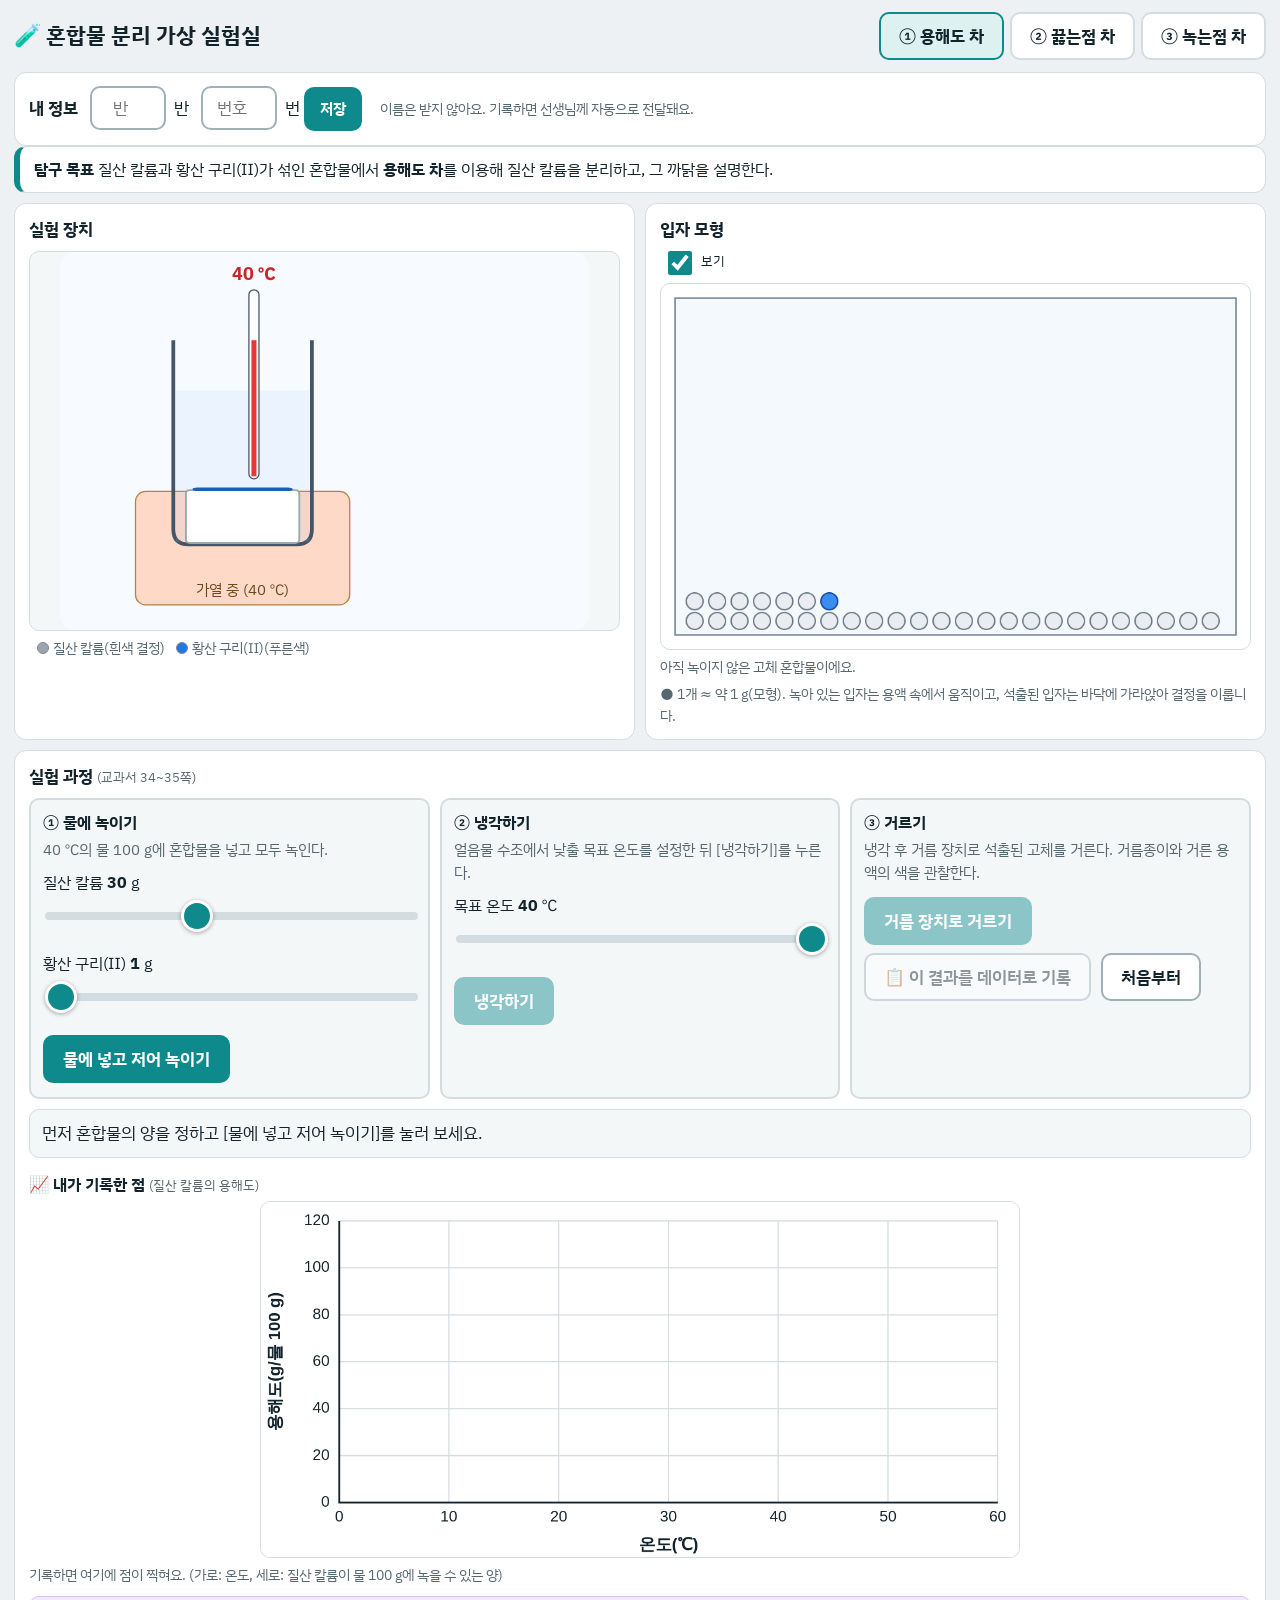
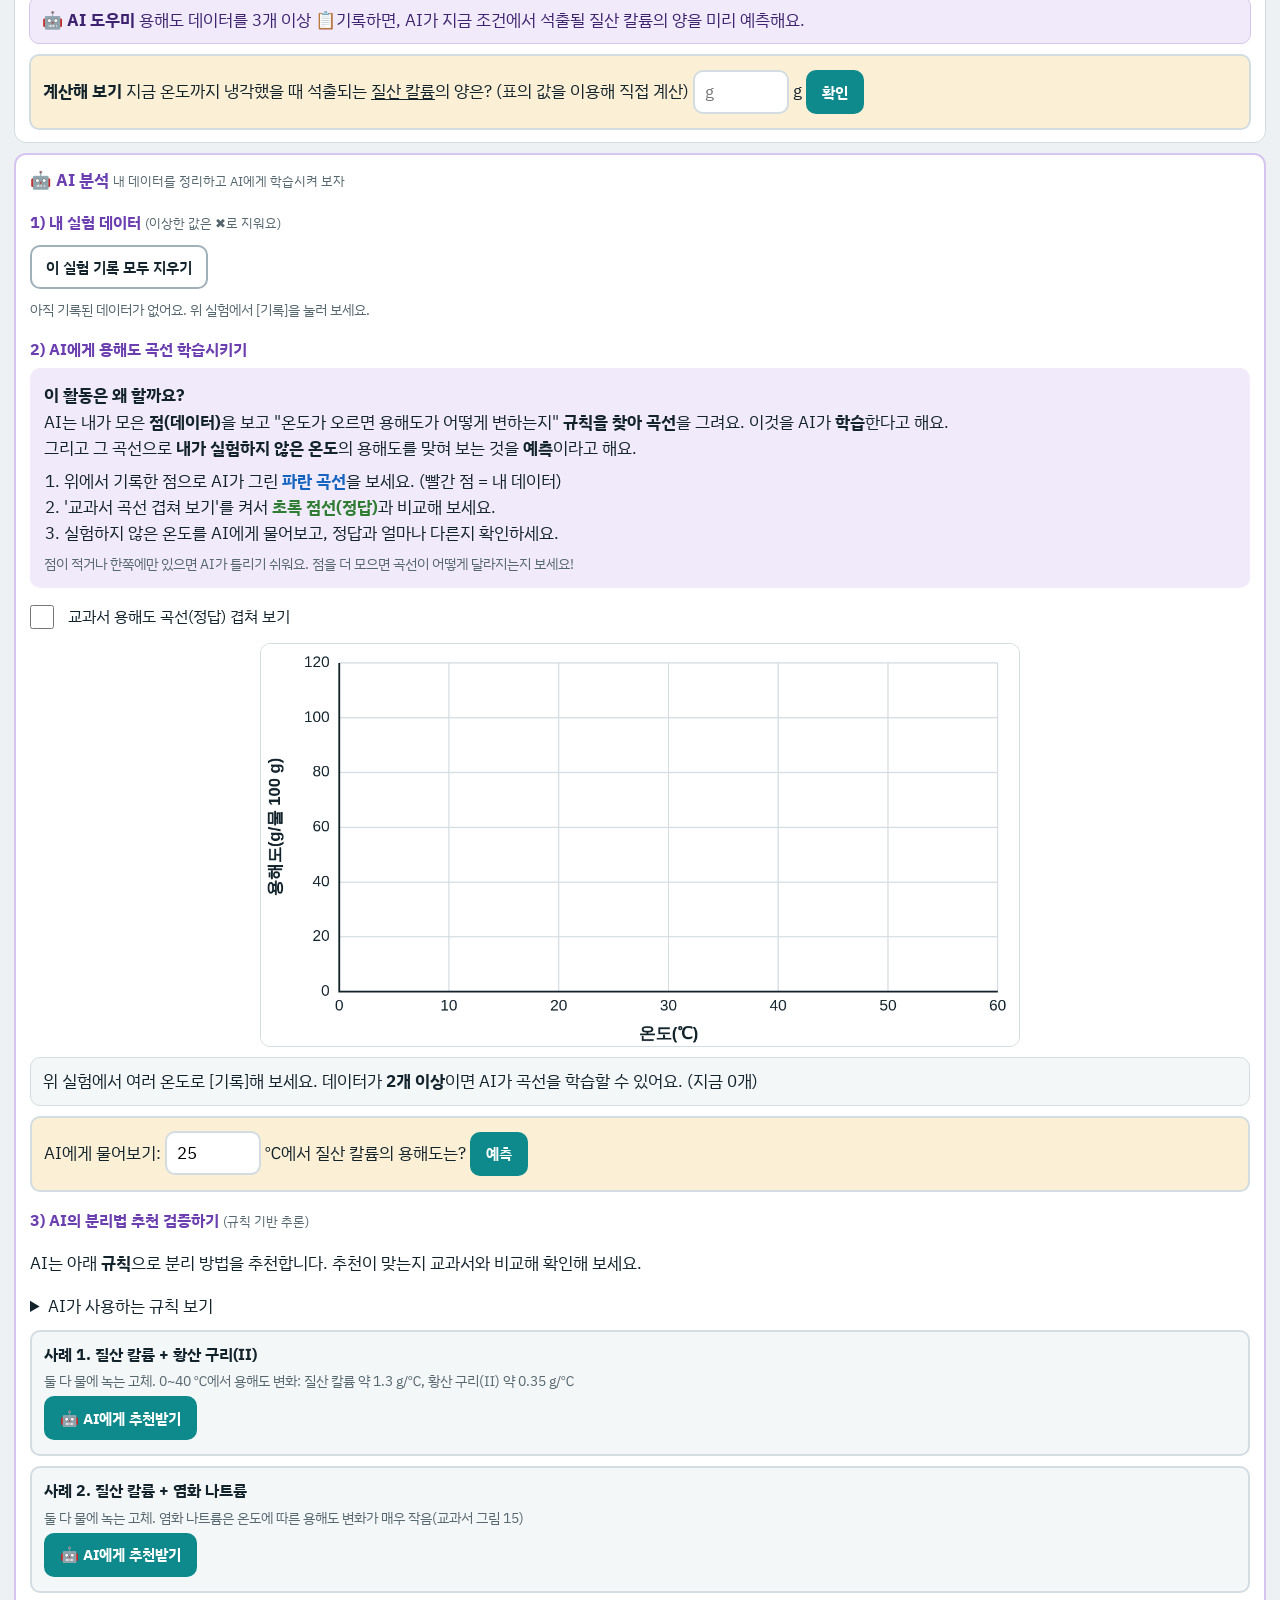
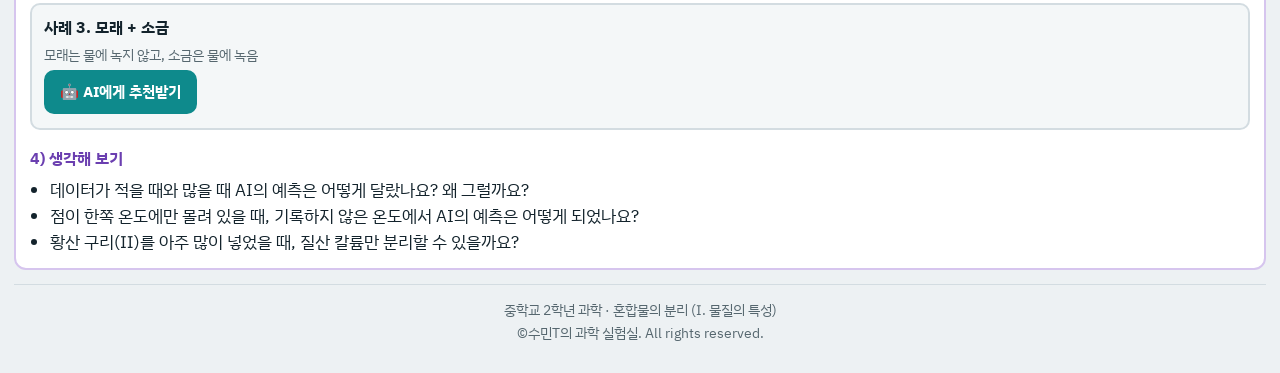
<file: index.html>
<!DOCTYPE html>
<html lang="ko">
<head>
<meta charset="UTF-8">
<meta name="viewport" content="width=device-width, initial-scale=1">
<title>혼합물 분리 가상 실험실 | 수민T의 과학 실험실</title>
<link rel="preconnect" href="https://fonts.googleapis.com"><link rel="stylesheet" href="https://fonts.googleapis.com/css2?family=IBM+Plex+Sans+KR:wght@400;500;600;700&display=swap">
<link rel="stylesheet" href="style.css?v=9">
</head>
<body data-tab="a">
<div class="top">
  <h1>🧪 혼합물 분리 가상 실험실</h1>
  <nav class="tabs" role="tablist" aria-label="실험 선택">
    <button class="tab on" data-tab="a" role="tab">① 용해도 차</button>
    <button class="tab" data-tab="c" role="tab">② 끓는점 차</button>
    <button class="tab" data-tab="b" role="tab">③ 녹는점 차</button>
  </nav>
</div>

<div class="wrap">
  <div class="card me" id="me-card">
    <div id="me-form">
      <b>내 정보</b>
      <input id="me-cls" type="number" inputmode="numeric" min="1" max="30" placeholder="반" aria-label="반"> 반
      <input id="me-num" type="number" inputmode="numeric" min="1" max="50" placeholder="번호" aria-label="번호"> 번
      <button id="me-save" class="btn small">저장</button>
      <span class="hint">이름은 받지 않아요. 기록하면 선생님께 자동으로 전달돼요.</span>
    </div>
    <div id="me-view" hidden>
      ✅ <b id="me-txt"></b> <button id="me-edit" class="btn small ghost">바꾸기</button>
      <span id="me-sync" class="hint"></span>
    </div>
  </div>
</div>

<main class="wrap">

<!-- ================= ① 용해도 차 ================= -->
<section id="tab-a" class="panel on">
  <div class="card goal"><b>탐구 목표</b> 질산 칼륨과 황산 구리(Ⅱ)가 섞인 혼합물에서 <b>용해도 차</b>를 이용해 질산 칼륨을 분리하고, 그 까닭을 설명한다.</div>
  <div class="grid2">
    <div class="card">
      <h2>실험 장치</h2>
      <svg id="a-svg" viewBox="0 0 420 300" class="scene" role="img" aria-label="비커와 거름 장치">
        <rect x="0" y="0" width="420" height="300" fill="#f7fbff" rx="12"/>
        <!-- 수조 -->
        <rect id="a-bath" x="60" y="190" width="170" height="90" rx="8" fill="#ffd9c7" stroke="#b9803f" />
        <text id="a-bathlabel" x="145" y="272" text-anchor="middle" font-size="12" fill="#6a4a1c">가열 중 (40 ℃)</text>
        <!-- 비커 -->
        <path id="a-beaker" d="M90 70 L90 220 Q90 232 102 232 L188 232 Q200 232 200 220 L200 70" fill="none" stroke="#456" stroke-width="3"/>
        <rect id="a-liquid" x="92" y="110" width="106" height="120" fill="rgba(60,130,230,.15)"/>
        <g id="a-crystals"></g>
        <!-- 온도계 -->
        <rect x="150" y="30" width="8" height="150" rx="4" fill="#fff" stroke="#456"/>
        <rect id="a-mercury" x="152" y="100" width="4" height="78" fill="#e53935"/>
        <text id="a-tempnum" x="154" y="22" text-anchor="middle" font-size="14" font-weight="700" fill="#c62828">40 ℃</text>
        <!-- 거름 장치 -->
        <g id="a-filterbox" style="display:none">
          <polygon points="270,60 350,60 322,120 298,120" fill="#e8f4ff" stroke="#456" stroke-width="2"/>
          <path d="M276 66 L324 66 L310 112 L310 112 Z" fill="none"/>
          <rect id="a-residue" x="296" y="102" width="28" height="0" fill="#fff" stroke="#bbb"/>
          <rect x="308" y="120" width="4" height="24" fill="#789"/>
          <path d="M270 150 L270 250 Q270 262 282 262 L338 262 Q350 262 350 250 L350 150" fill="none" stroke="#456" stroke-width="3"/>
          <rect id="a-filtrate" x="272" y="200" width="76" height="60" fill="rgba(60,130,230,.35)"/>
          <text x="310" y="285" text-anchor="middle" font-size="12" fill="#345">거른 용액</text>
          <text x="310" y="50" text-anchor="middle" font-size="12" fill="#345">거름종이</text>
        </g>
      </svg>
      <div class="legend"><span class="dot k"></span>질산 칼륨(흰색 결정) <span class="dot cu"></span>황산 구리(Ⅱ)(푸른색)</div>
    </div>

    <div class="card">
      <h2>입자 모형 <label class="mini"><input type="checkbox" id="a-pm" checked> 보기</label></h2>
      <canvas id="a-canvas" width="420" height="260" class="pcanvas" aria-label="입자 모형"></canvas>
      <p id="a-pmsum" class="hint"></p>
      <p class="hint">● 1개 ≈ 약 1 g(모형). 녹아 있는 입자는 용액 속에서 움직이고, 석출된 입자는 바닥에 가라앉아 결정을 이룹니다.</p>
    </div>
  </div>

  <div class="card">
    <h2>실험 과정 <small>(교과서 34~35쪽)</small></h2>
    <div class="steps">
      <div class="step">
        <h3>① 물에 녹이기</h3>
        <p>40 ℃의 물 100 g에 혼합물을 넣고 모두 녹인다.</p>
        <label>질산 칼륨 <b id="a-kv">30</b> g<input type="range" id="a-k" min="10" max="60" step="5" value="30"></label>
        <label>황산 구리(Ⅱ) <b id="a-cv">1</b> g<input type="range" id="a-cu" min="1" max="14" step="1" value="1"></label>
        <button id="a-dissolve" class="btn">물에 넣고 저어 녹이기</button>
      </div>
      <div class="step">
        <h3>② 냉각하기</h3>
        <p>얼음물 수조에서 낮출 목표 온도를 설정한 뒤 [냉각하기]를 누른다.</p>
        <label>목표 온도 <b id="a-tv">40</b> ℃<input type="range" id="a-temp" min="0" max="40" step="1" value="40" disabled></label>
        <button id="a-cool" class="btn" disabled>냉각하기</button>
      </div>
      <div class="step">
        <h3>③ 거르기</h3>
        <p>냉각 후 거름 장치로 석출된 고체를 거른다. 거름종이와 거른 용액의 색을 관찰한다.</p>
        <button id="a-filter" class="btn" disabled>거름 장치로 거르기</button>
        <button id="a-record" class="btn ghost" disabled>📋 이 결과를 데이터로 기록</button>
        <button id="a-reset" class="btn ghost">처음부터</button>
      </div>
    </div>
    <div id="a-msg" class="msg"></div>
    <h3 class="minih">📈 내가 기록한 점 <small>(질산 칼륨의 용해도)</small></h3>
    <canvas id="a-mini" width="640" height="300" class="gcanvas" aria-label="내가 기록한 용해도 점"></canvas>
    <p id="a-minimsg" class="hint"></p>
    <div id="a-ai" class="msg ai"></div>
    <div id="a-table"></div>
    <div class="check">
      <b>계산해 보기</b> 지금 온도까지 냉각했을 때 석출되는 <u>질산 칼륨</u>의 양은? (표의 값을 이용해 직접 계산)
      <input type="number" id="a-ans" step="0.1" placeholder="g"> g <button id="a-check" class="btn small">확인</button>
      <span id="a-fb"></span>
    </div>
  </div>

  <div class="card ai-card">
    <h2>🤖 AI 분석 <small>내 데이터를 정리하고 AI에게 학습시켜 보자</small></h2>
    <h3>1) 내 실험 데이터 <small>(이상한 값은 ✖로 지워요)</small></h3>
    <div class="btnrow"><button id="ai-clear-A" class="btn ghost small">이 실험 기록 모두 지우기</button></div>
    <div id="ai-table-A" class="tablewrap"></div>
    <h3>2) AI에게 용해도 곡선 학습시키기</h3>
    <div class="explain">
      <p><b>이 활동은 왜 할까요?</b><br>
      AI는 내가 모은 <b>점(데이터)</b>을 보고 "온도가 오르면 용해도가 어떻게 변하는지" <b>규칙을 찾아 곡선</b>을 그려요. 이것을 AI가 <b>학습</b>한다고 해요.<br>
      그리고 그 곡선으로 <b>내가 실험하지 않은 온도</b>의 용해도를 맞혀 보는 것을 <b>예측</b>이라고 해요.</p>
      <ol>
        <li>위에서 기록한 점으로 AI가 그린 <b style="color:#1565c0">파란 곡선</b>을 보세요. (빨간 점 = 내 데이터)</li>
        <li>'교과서 곡선 겹쳐 보기'를 켜서 <b style="color:#2e7d32">초록 점선(정답)</b>과 비교해 보세요.</li>
        <li>실험하지 않은 온도를 AI에게 물어보고, 정답과 얼마나 다른지 확인하세요.</li>
      </ol>
      <p class="hint">점이 적거나 한쪽에만 있으면 AI가 틀리기 쉬워요. 점을 더 모으면 곡선이 어떻게 달라지는지 보세요!</p>
    </div>
    <label class="inline"><input type="checkbox" id="ai-truth"> 교과서 용해도 곡선(정답) 겹쳐 보기</label>
    <canvas id="ai-canvas" width="640" height="340" class="gcanvas" aria-label="용해도 곡선 학습"></canvas>
    <div id="ai-reg" class="msg"></div>
    <div class="check">AI에게 물어보기: <input type="number" id="ai-q" value="25" min="0" max="60"> ℃에서 질산 칼륨의 용해도는? <button id="ai-ask" class="btn small">예측</button> <span id="ai-pred"></span></div>
    <h3>3) AI의 분리법 추천 검증하기 <small>(규칙 기반 추론)</small></h3>
    <p>AI는 아래 <b>규칙</b>으로 분리 방법을 추천합니다. 추천이 맞는지 교과서와 비교해 확인해 보세요.</p>
    <details><summary>AI가 사용하는 규칙 보기</summary><ol class="rules ai-rules"></ol></details>
    <div id="ai-cases-A" class="ai-cases"></div>
    <h3>4) 생각해 보기</h3>
    <ul class="q">
      <li>데이터가 적을 때와 많을 때 AI의 예측은 어떻게 달랐나요? 왜 그럴까요?</li>
      <li>점이 한쪽 온도에만 몰려 있을 때, 기록하지 않은 온도에서 AI의 예측은 어떻게 되었나요?</li>
      <li>황산 구리(Ⅱ)를 아주 많이 넣었을 때, 질산 칼륨만 분리할 수 있을까요?</li>
    </ul>
  </div>
</section>

<!-- ================= ② 끓는점 차 ================= -->
<section id="tab-c" class="panel">
  <div class="card goal"><b>탐구 목표</b> 물과 에탄올 혼합물을 <b>증류</b>하여 <b>끓는점 차</b>로 분리되는 과정을 가열 곡선과 증류액의 성분으로 설명한다.</div>
  <div class="card">
    <h2>증류 장치 <small>(교과서 36~37쪽 그림 17)</small></h2>
    <svg id="c-svg" viewBox="0 0 760 350" class="scene" role="img" aria-label="증류 장치">
      <rect x="0" y="0" width="760" height="350" fill="#f7fbff" rx="12"/>
      <!-- 가열 장치 -->
      <rect x="60" y="270" width="150" height="26" rx="6" fill="#555"/>
      <rect id="c-heat" x="70" y="262" width="130" height="8" rx="3" fill="#444"/>
      <!-- 플라스크 -->
      <clipPath id="c-clip"><path d="M110 120 L110 150 L65 230 Q50 262 90 262 L180 262 Q220 262 205 230 L160 150 L160 120 Z"/></clipPath>
      <rect id="c-liq" x="40" y="200" width="200" height="70" fill="rgba(120,170,230,.45)" clip-path="url(#c-clip)"/>
      <g id="c-bubbles" clip-path="url(#c-clip)"></g>
      <path d="M110 120 L110 150 L65 230 Q50 262 90 262 L180 262 Q220 262 205 230 L160 150 L160 120" fill="none" stroke="#456" stroke-width="3"/>
      <rect id="c-chipdots" x="125" y="245" width="0" height="0"/>
      <g id="c-chips"><circle cx="105" cy="250" r="4" fill="#8d6e63"/><circle cx="118" cy="254" r="3.5" fill="#8d6e63"/><circle cx="160" cy="252" r="4" fill="#8d6e63"/></g>
      <!-- 마개와 온도계 -->
      <rect x="104" y="108" width="62" height="14" rx="3" fill="#a1887f"/>
      <rect x="130" y="40" width="8" height="150" rx="4" fill="#fff" stroke="#456"/>
      <rect id="c-merc" x="132" y="170" width="4" height="18" fill="#e53935"/>
      <text id="c-tnum" x="134" y="30" text-anchor="middle" font-size="16" font-weight="700" fill="#c62828">20.0 ℃</text>
      <!-- 연결관 + 냉각기 -->
      <path d="M166 112 L330 112 L560 205" fill="none" stroke="#678" stroke-width="10" stroke-linecap="round"/>
      <path d="M330 112 L560 205" fill="none" stroke="#9ec9ff" stroke-width="22" stroke-linecap="round" opacity=".0" id="c-jacket"/>
      <path d="M166 112 L330 112 L560 205" fill="none" stroke="#e8f4ff" stroke-width="4" stroke-linecap="round"/>
      <text id="c-coollabel" x="470" y="125" font-size="13" fill="#2a6fb0">냉각수 ON ❄</text>
      <!-- 증기 방울 -->
      <g id="c-vapor" opacity="0"><circle cx="190" cy="108" r="3" fill="#90a4ae"/><circle cx="240" cy="112" r="3" fill="#90a4ae"/><circle cx="300" cy="112" r="3" fill="#90a4ae"/></g>
      <!-- 시험관 걸이 -->
      <g id="c-rack"></g>
      <text x="560" y="342" text-anchor="middle" font-size="12" fill="#456">시험관 (증류액을 차례로 받는다)</text>
    </svg>
  </div>

  <div class="grid2">
    <div class="card">
      <h2>실험 조건</h2>
      <label>에탄올 <b id="c-ev">20</b> mL<input type="range" id="c-e" min="5" max="30" step="5" value="20"></label>
      <label>물 <b id="c-wv">20</b> mL<input type="range" id="c-w" min="10" max="50" step="10" value="20"></label>
      <label>가열 세기
        <select id="c-power"><option value="60">약</option><option value="100" selected>중</option><option value="150">강</option></select></label>
      <label>속도
        <select id="c-speed"><option value="20">×20</option><option value="60" selected>×60</option><option value="120">×120</option></select></label>
      <label>시험관 자동 교체
        <select id="c-auto"><option value="0">직접 바꿈</option><option value="5" selected>5 mL마다</option><option value="3">3 mL마다</option></select></label>
      <label class="inline"><input type="checkbox" id="c-chip" checked> 끓임쪽 넣기 <small>(돌비 방지)</small></label>
      <label class="inline"><input type="checkbox" id="c-cool" checked> 냉각수 흘려 주기</label>
      <div class="btnrow">
        <button id="c-start" class="btn">▶ 가열 시작</button>
        <button id="c-tube" class="btn ghost" disabled>시험관 바꾸기</button>
        <button id="c-reset" class="btn ghost">처음부터</button>
      </div>
      <p id="c-info" class="hint"></p>
    </div>
    <div class="card">
      <h2>가열 곡선 <small>(온도계 ↔ 가열 시간)</small></h2>
      <canvas id="c-graph" width="520" height="280" class="gcanvas" aria-label="가열 곡선"></canvas>
      <div class="btnrow"><button id="c-seg" class="btn ghost" disabled>🤖 AI로 구간 나누기</button></div>
      <div id="c-segout" class="hint"></div>
    </div>
  </div>

  <div class="card">
    <h2>증류액 분석 <small>(시험관 번호 순서 = 끓어 나온 순서)</small></h2>
    <div id="c-tubes"></div>
    <p class="hint">부피는 에탄올과 물 부피의 합으로 계산한 값입니다(실제 용액은 섞일 때 부피가 조금 줄어듭니다). '불꽃 확인'은 대략적인 경향만 나타냅니다.</p>
  </div>

  <div class="card ai-card">
    <h2>🤖 AI 분석 <small>내 데이터를 정리하고 AI에게 학습시켜 보자</small></h2>
    <h3>1) 내 실험 데이터 <small>(이상한 값은 ✖로 지워요)</small></h3>
    <div class="btnrow"><button id="ai-clear-C" class="btn ghost small">이 실험 기록 모두 지우기</button></div>
    <div id="ai-table-C" class="tablewrap"></div>
    <h3>2) AI의 분리법 추천 검증하기 <small>(규칙 기반 추론)</small></h3>
    <p>AI는 아래 <b>규칙</b>으로 분리 방법을 추천합니다. 추천이 맞는지 교과서와 비교해 확인해 보세요.</p>
    <details><summary>AI가 사용하는 규칙 보기</summary><ol class="rules ai-rules"></ol></details>
    <div id="ai-cases-C" class="ai-cases"></div>
    <h3>3) 생각해 보기</h3>
    <ul class="q">
      <li>AI가 "증류로 분리할 수 있다"고 답했을 때, 그 설명만 믿어도 될까요? 시험관 1번의 에탄올 비율로 확인해 보세요.</li>
      <li>AI가 가열 곡선을 나눈 구간은 교과서 그림 17의 구간과 어떻게 같고 다른가요?</li>
      <li>가상 실험(시뮬레이션)과 실제 실험의 결과가 다를 수 있는 까닭은 무엇일까요?</li>
    </ul>
  </div>
</section>

<!-- ================= ③ 녹는점 차 ================= -->
<section id="tab-b" class="panel">
  <div class="card goal"><b>탐구 목표</b> <b>녹는점 차</b>를 이용하여 물과 스테아르산의 혼합물을 분리하는 과정을 관찰하고 설명한다. <small>(교과서 38쪽 [탐구] 녹는점 차로 혼합물 분리하기)</small></div>
  <div class="grid2">
    <div class="card">
      <h2>실험 장치</h2>
      <svg id="b-svg" viewBox="0 0 420 320" class="scene" role="img" aria-label="비커와 시험관">
        <rect x="0" y="0" width="420" height="320" fill="#f7fbff" rx="12"/>
        <!-- 비커 -->
        <path d="M110 80 L110 270 Q110 284 124 284 L250 284 Q264 284 264 270 L264 80" fill="none" stroke="#456" stroke-width="3"/>
        <rect id="b-water" x="112" y="130" width="150" height="152" fill="rgba(110,170,240,.35)"/>
        <rect id="b-oil" x="112" y="130" width="150" height="0" fill="rgba(255,235,150,.8)"/>
        <g id="b-flakes"></g>
        <text id="b-temp" x="187" y="104" text-anchor="middle" font-size="16" font-weight="700" fill="#c62828">물 75 ℃</text>
        <!-- 시험관 (초기 위치: 비커 오른쪽 위 대기) -->
        <g id="b-tube" style="transition:transform 0.85s cubic-bezier(0.25, 0.8, 0.25, 1); transform:translate(129px, -35px)">
          <!-- 시험관 속 찬물 -->
          <path d="M173 95 L173 190 Q173 204 187 204 Q201 204 201 190 L201 95 Z" fill="rgba(130,195,255,.55)"/>
          <!-- 시험관 표면에 응고된 스테아르산 고체 막 -->
          <g id="b-film" style="opacity:0; transition:opacity 0.4s ease">
            <path d="M168 112 L168 190 Q168 209 187 209 Q206 209 206 190 L206 112" fill="none" stroke="#ffffff" stroke-width="6.5" stroke-linecap="round"/>
            <path d="M168 112 L168 190 Q168 209 187 209 Q206 209 206 190 L206 112" fill="none" stroke="#c5bfb0" stroke-width="1.2" stroke-dasharray="4,2"/>
            <!-- 불규칙하게 굳은 고체 덩어리 표현 -->
            <ellipse cx="169" cy="145" rx="3.2" ry="9" fill="#fffdf7" stroke="#cbc5b6" stroke-width="0.9"/>
            <ellipse cx="205" cy="158" rx="3.2" ry="11" fill="#fffdf7" stroke="#cbc5b6" stroke-width="0.9"/>
            <ellipse cx="187" cy="207" rx="11" ry="3.2" fill="#fffdf7" stroke="#cbc5b6" stroke-width="0.9"/>
          </g>
          <!-- 시험관 유리 외벽 -->
          <path d="M171 60 L171 190 Q171 206 187 206 Q203 206 203 190 L203 60" fill="none" stroke="#456" stroke-width="3"/>
        </g>
        <text x="316" y="20" text-anchor="middle" font-size="12" font-weight="600" fill="#2a6fb0" id="b-tubelabel">시험관 물 5 ℃</text>
      </svg>
    </div>
    <div class="card">
      <h2>안전 점검 <small>(뜨거운 물 사용!)</small></h2>
      <label class="inline"><input type="checkbox" class="ppe"> 보안경 착용</label>
      <label class="inline"><input type="checkbox" class="ppe"> 내열장갑 착용</label>
      <label class="inline"><input type="checkbox" class="ppe"> 실험복 착용</label>
      <label class="inline"><input type="checkbox" class="unsafe"> 맨손으로 뜨거운 비커 잡기 <b>(하면 안 됨)</b> — 체크하지 않는다</label>
      <h2>실험 조건</h2>
      <p class="hint">교과서: 약 75 ℃의 뜨거운 물 50 mL + 스테아르산 0.5 g, 약 5 ℃의 찬물이 든 시험관</p>
      <label>비커 속 물의 온도 <b id="b-tv">75</b> ℃<input type="range" id="b-T" min="20" max="95" step="1" value="75"></label>
      <label>시험관 속 물의 온도
        <select id="b-tubeT"><option value="5" selected>5 ℃ (찬물, 교과서)</option><option value="25">25 ℃</option><option value="50">50 ℃</option><option value="80">80 ℃</option></select></label>
      <div class="btnrow">
        <button id="b-mix" class="btn">① 스테아르산 넣고 젓기</button>
        <button id="b-dip" class="btn" disabled>② 시험관 담갔다 빼기</button>
        <button id="b-record" class="btn ghost" disabled>📋 기록</button>
      </div>
      <div id="b-msg" class="msg"></div>
      <div id="b-ai" class="msg ai"></div>
    </div>
  </div>
  <div class="card">
    <h2>정리 질문 <small>(교과서 38쪽)</small></h2>
    <ol class="q">
      <li>과정 ③에서 시험관 표면에 묻은 물질은 무엇이고, 왜 그렇게 생각하는가?</li>
      <li>시험관을 혼합물에 담그기 전과 후의 변화로 알 수 있는 것은?</li>
    </ol>
    <p class="hint">물 온도를 바꿔 가며 여러 번 실험하고 기록하면, 맨 아래 AI 분석에서 AI가 스테아르산이 녹는 온도의 경계를 학습합니다.</p>
  </div>

  <div class="card ai-card">
    <h2>🤖 AI 분석 <small>내 데이터를 정리하고 AI에게 학습시켜 보자</small></h2>
    <h3>1) 내 실험 데이터 <small>(이상한 값은 ✖로 지워요)</small></h3>
    <div class="btnrow"><button id="ai-clear-B" class="btn ghost small">이 실험 기록 모두 지우기</button></div>
    <div id="ai-table-B" class="tablewrap"></div>
    <h3>2) AI에게 스테아르산의 상태 경계 학습시키기 <small>(분류)</small></h3>
    <p>위에서 기록한 '물 온도 - 녹았는가?' 데이터로 AI가 <b>녹기 시작하는 온도의 경계</b>를 학습합니다.</p>
    <canvas id="ai-canvas2" width="640" height="190" class="gcanvas" aria-label="상태 경계"></canvas>
    <div id="ai-cls" class="msg"></div>
    <div class="check">AI에게 물어보기: 물 온도가 <input type="number" id="ai-q2" value="66" min="20" max="95"> ℃일 때 스테아르산은? <button id="ai-ask2" class="btn small">예측</button> <span id="ai-pred2"></span></div>
    <h3>3) AI의 분리법 추천 검증하기 <small>(규칙 기반 추론)</small></h3>
    <p>AI는 아래 <b>규칙</b>으로 분리 방법을 추천합니다. 추천이 맞는지 교과서와 비교해 확인해 보세요.</p>
    <details><summary>AI가 사용하는 규칙 보기</summary><ol class="rules ai-rules"></ol></details>
    <div id="ai-cases-B" class="ai-cases"></div>
    <h3>4) 생각해 보기</h3>
    <ul class="q">
      <li>데이터를 더 모으면 AI가 확신하는 구간(노란 구간)은 어떻게 달라지나요?</li>
      <li>시험관 속 물이 뜨거울 때(80 ℃)는 왜 스테아르산이 붙지 않았나요?</li>
      <li>AI가 답하지 못한 사례가 있다면, AI의 규칙에 무엇을 더 넣으면 좋을까요?</li>
    </ul>
  </div>
</section>

</main>

<footer class="foot">중학교 2학년 과학 · 혼합물의 분리 (Ⅰ. 물질의 특성)<br>©수민T의 과학 실험실. All rights reserved.</footer>

<script src="config.js?v=9"></script>
<script src="core.js?v=9"></script>
<script src="app.js?v=9"></script>
</body>
</html>
</file>
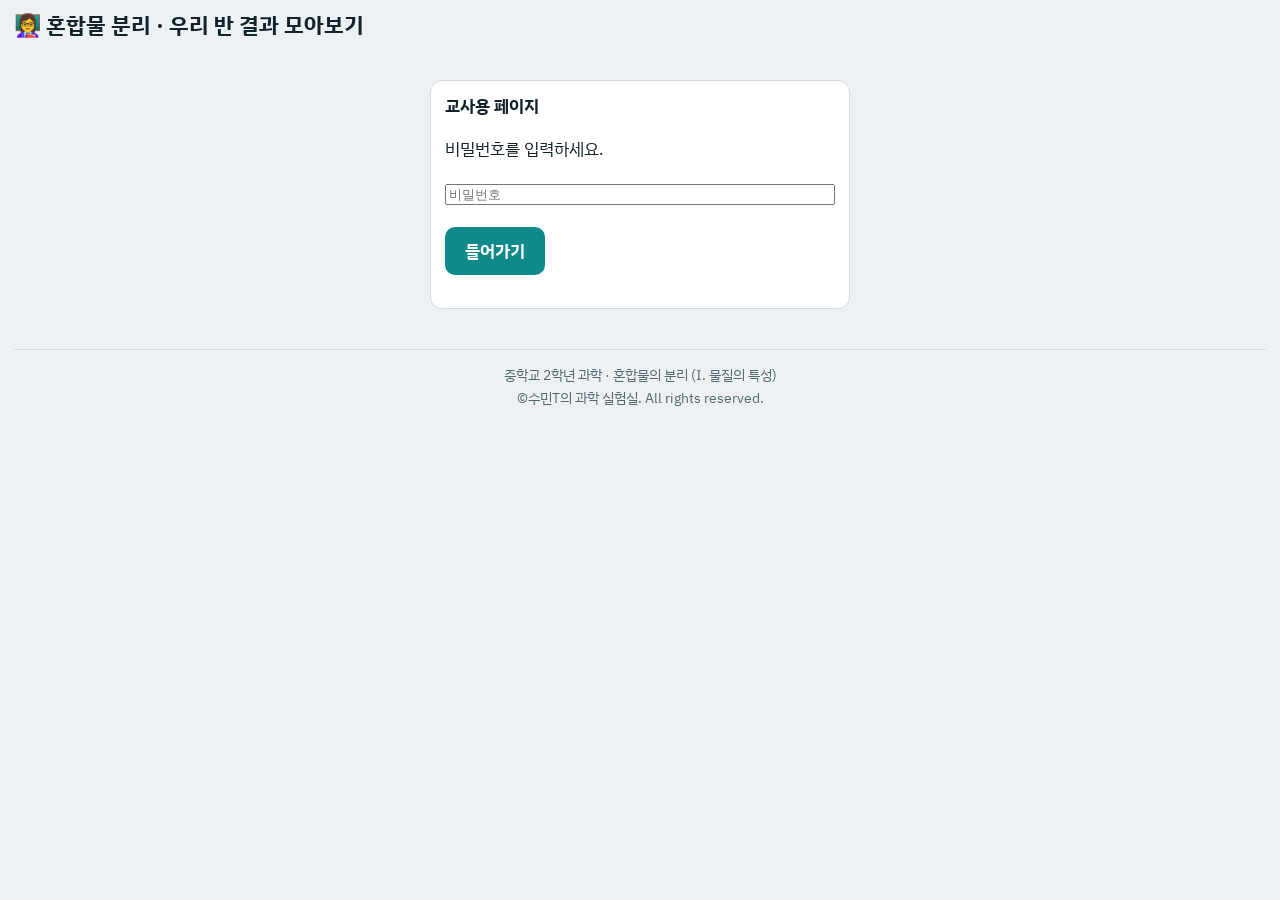
<file: teacher.html>
<!DOCTYPE html>
<html lang="ko">
<head>
<meta charset="UTF-8">
<meta name="viewport" content="width=device-width, initial-scale=1">
<meta name="robots" content="noindex">
<title>교사용 · 혼합물 분리 결과 모아보기 | 수민T의 과학 실험실</title>
<link rel="preconnect" href="https://fonts.googleapis.com"><link rel="stylesheet" href="https://fonts.googleapis.com/css2?family=IBM+Plex+Sans+KR:wght@400;500;600;700&display=swap">
<link rel="stylesheet" href="style.css?v=8">
<style>
.tbar{display:flex;flex-wrap:wrap;gap:8px;align-items:center}
.tbar .grow{flex:1}
.stat{display:flex;flex-wrap:wrap;gap:10px;margin-top:8px}
.stat div{flex:1 1 130px;border:1px solid var(--line);border-radius:10px;padding:8px 12px;background:var(--surface2)}
.stat b{display:block;font-size:1.5rem}
.legend{font-size:.9rem;margin:6px 0}
.legend i{display:inline-block;width:12px;height:12px;border-radius:50%;margin:0 4px 0 10px;vertical-align:middle}
.gate{max-width:420px;margin:40px auto}
.sec h2{margin:0 0 4px}
.two{display:grid;grid-template-columns:1fr 1fr;gap:12px}
@media (max-width:820px){.two{grid-template-columns:1fr}}
</style>
</head>
<body data-tab="a">
<div class="top"><h1>👩‍🏫 혼합물 분리 · 우리 반 결과 모아보기</h1></div>

<div class="wrap" id="gate">
  <div class="card gate">
    <h2>교사용 페이지</h2>
    <p>비밀번호를 입력하세요.</p>
    <input id="pw" type="password" inputmode="numeric" placeholder="비밀번호" autocomplete="off" style="width:100%">
    <p><button id="go" class="btn">들어가기</button></p>
    <p class="hint" id="gmsg"></p>
  </div>
</div>

<div class="wrap" id="main" hidden>
  <div class="card">
    <div class="tbar">
      <b>반</b> <select id="cls"></select>
      <button id="reload" class="btn small">🔄 새로고침</button>
      <span class="hint grow" id="upd"></span>
    </div>
    <div class="stat" id="stat"></div>
    <p class="hint" id="demo-note" hidden>※ 예시 데이터입니다. 학생들의 실제 기록이 아니에요.</p>
  </div>

  <div class="card sec" id="sec-a">
    <h2>① 용해도 차 — 질산 칼륨 + 황산 구리(Ⅱ)</h2>
    <p class="hint">학생들이 기록한 점이 교과서 용해도 곡선 위에 얼마나 모이는지, 순수한 질산 칼륨만 얻은 조건은 무엇인지 볼 수 있어요.</p>
    <div class="legend" id="lg-a"></div>
    <canvas id="g-a1" class="gcanvas"></canvas>
    <div class="two" style="margin-top:12px">
      <div><canvas id="g-a2" class="gcanvas"></canvas></div>
      <div><canvas id="g-a3" class="gcanvas"></canvas></div>
    </div>
    <p id="msg-a" class="explain"></p>
  </div>

  <div class="card sec" id="sec-c">
    <h2>② 끓는점 차 — 물 + 에탄올 증류</h2>
    <p class="hint">시험관 번호마다 모인 액체의 에탄올 부피 %. 점 하나가 학생 한 명의 시험관 하나이고, 선은 평균이에요.</p>
    <div class="legend" id="lg-c"></div>
    <canvas id="g-c1" class="gcanvas"></canvas>
    <div id="tb-c"></div>
    <p id="msg-c" class="explain"></p>
  </div>

  <div class="card sec" id="sec-b">
    <h2>③ 녹는점 차 — 스테아르산 + 물</h2>
    <p class="hint">물 온도별로 스테아르산이 녹았는지(막대), 학생마다 찾아낸 '녹는 경계 온도'는 어디인지 볼 수 있어요.</p>
    <canvas id="g-b1" class="gcanvas"></canvas>
    <div class="two" style="margin-top:12px">
      <div><canvas id="g-b2" class="gcanvas"></canvas></div>
      <div id="tb-b"></div>
    </div>
    <p id="msg-b" class="explain"></p>
  </div>
</div>

<footer class="foot">중학교 2학년 과학 · 혼합물의 분리 (Ⅰ. 물질의 특성)<br>©수민T의 과학 실험실. All rights reserved.</footer>

<script src="config.js?v=8"></script>
<script src="core.js?v=8"></script>
<script src="teacher.js?v=8"></script>
</body>
</html>
</file>
<file: style.css>
/* 혼합물 분리 가상 실험실 — 단순·태블릿 터치 중심 스타일 */
:root{
  --bg:#EDF1F3; --card:#FFFFFF; --surface2:#F4F7F8; --ink:#13232C; --mute:#56676F;
  --line:#D3DCE1; --line2:#9FB0B9;
  --acc:#0E8A8C; --acc-bg:#DDF1F1;           /* ① 용해도: 청록 */
  --ok:#1E7A4C; --ok-bg:#E3F3EA; --warn:#7D5200; --warn-bg:#FBF0D6; --bad:#B3261E; --bad-bg:#FBE4E2;
  --ai:#6B3FB0; --ai-bg:#F1EAFA;
  --k:#9aa5b1; --cu:#1e78e6;
  --font:"IBM Plex Sans KR","Noto Sans KR","Apple SD Gothic Neo","Malgun Gothic",system-ui,sans-serif;
}
body[data-tab="c"]{--acc:#C9461D;--acc-bg:#FBE9E2}   /* ② 끓는점: 주황 */
body[data-tab="b"]{--acc:#1D63A8;--acc-bg:#E3EEF8}   /* ③ 녹는점: 파랑 */
*{box-sizing:border-box}
html{font-size:16px;-webkit-text-size-adjust:100%;touch-action:manipulation}
body{margin:0;padding:12px 14px 24px;background:var(--bg);color:var(--ink);font-family:var(--font);font-size:17px;line-height:1.55;overflow-x:hidden}
button{font:inherit;color:inherit;cursor:pointer;-webkit-tap-highlight-color:transparent}
button:disabled{cursor:not-allowed;opacity:.45}
:focus-visible{outline:3px solid var(--acc);outline-offset:2px}
.wrap{max-width:1280px;margin:0 auto}
svg{max-width:100%;height:auto}

/* 맨 위: 제목 + 활동 탭 한 줄 */
.top{max-width:1280px;margin:0 auto 10px;display:flex;align-items:center;gap:10px;flex-wrap:wrap}
.top h1{margin:0 auto 0 0;font-size:22px;line-height:1.25;font-weight:700}
.tabs{display:flex;gap:6px}
.tab{min-height:48px;padding:8px 18px;border:2px solid var(--line);background:#fff;border-radius:10px;font-size:17px;font-weight:700;white-space:nowrap}
.tab.on{border-color:var(--acc);background:var(--acc-bg)}
.panel{display:none}.panel.on{display:flex;flex-direction:column;gap:10px}

/* 카드 */
.card{background:var(--card);border:1px solid var(--line);border-radius:12px;padding:12px 14px;margin:0}
.card h2{margin:0 0 8px;font-size:1.08rem;font-weight:700}
.card h2 small,.ai-card h3 small,.minih small{font-weight:400;color:var(--mute);font-size:.82rem}
.grid2{display:grid;grid-template-columns:1fr 1fr;gap:10px;margin:0}
.grid2 .card{margin:0}
/* 안내 한 줄 */
.goal{border-left:6px solid var(--acc);font-size:1.02rem;padding:10px 14px}

.scene{width:100%;height:auto;display:block;border:1px solid var(--line);border-radius:10px;background:var(--surface2)}
.pcanvas,.gcanvas{width:100%;height:auto;display:block;border:1px solid var(--line);border-radius:10px;background:#fff}
.steps{display:grid;grid-template-columns:repeat(3,1fr);gap:10px}
.step{border:2px solid var(--line);border-radius:10px;padding:10px 12px;background:var(--surface2)}
.step h3{margin:0 0 4px;font-size:1.02rem}
.step p{margin:0 0 8px;color:var(--mute);font-size:.92rem}

/* 입력 */
label{display:block;margin:8px 0;font-size:.98rem}
label.inline{display:flex;gap:8px;align-items:center;padding:6px 0}
label.mini{font-size:.82rem;font-weight:400;margin-left:8px}
input[type=number],input[type=text],select{font:inherit;min-height:44px;padding:6px 10px;border:2px solid var(--line);border-radius:10px;background:#fff}
input[type=number]{width:96px}
input[type=range]{width:100%;height:40px;-webkit-appearance:none;appearance:none;background:transparent}
input[type=range]::-webkit-slider-runnable-track{height:8px;border-radius:4px;background:var(--line)}
input[type=range]::-webkit-slider-thumb{-webkit-appearance:none;width:32px;height:32px;margin-top:-12px;border-radius:50%;background:var(--acc);border:3px solid #fff;box-shadow:0 1px 4px rgba(0,0,0,.35)}
input[type=range]::-moz-range-track{height:8px;border-radius:4px;background:var(--line)}
input[type=range]::-moz-range-thumb{width:28px;height:28px;border-radius:50%;background:var(--acc);border:3px solid #fff}
input[type=checkbox],input[type=radio]{width:24px;height:24px;margin:0 6px 0 0;accent-color:var(--acc);vertical-align:middle}
.ppe{width:26px;height:26px}

/* 버튼 */
.btn{min-height:48px;padding:8px 18px;border:2px solid var(--acc);background:var(--acc);color:#fff;border-radius:10px;font-weight:700;margin:4px 6px 4px 0}
.btn.ghost{background:#fff;color:var(--ink);border:2px solid var(--line2);font-weight:600}
.btn.small{min-height:44px;padding:6px 14px;font-size:.95rem}
.btnrow{display:flex;flex-wrap:wrap;gap:4px;margin-top:6px}

/* 안내·결과 메시지 */
.msg{margin:10px 0 0;padding:10px 12px;border-radius:10px;background:var(--surface2);border:1px solid var(--line)}
.msg:empty{display:none}
.msg.warn{background:var(--warn-bg);border-color:#E7D29A;color:var(--warn)}
.msg.ok{background:var(--ok-bg);border-color:#B7DEC8;color:#14573a}
.msg.ai{background:var(--ai-bg);border-color:#D6C5EE;color:#3E2470}
.hint{color:var(--mute);font-size:.88rem;margin:6px 0 0}
.check{margin-top:10px;padding:10px 12px;border:2px solid var(--line);border-radius:10px;background:var(--warn-bg)}
.legend{margin-top:6px;font-size:.88rem;color:var(--mute)}
.dot{display:inline-block;width:12px;height:12px;border-radius:50%;margin:0 4px -1px 8px;border:1px solid #888}
.dot.k{background:var(--k)}.dot.cu{background:var(--cu)}

/* 표 */
.tablewrap{overflow:auto;max-height:320px;-webkit-overflow-scrolling:touch}
.tablewrap table{min-width:520px}
table{border-collapse:collapse;width:100%;font-size:.92rem;margin-top:8px}
th,td{border:1px solid var(--line);padding:8px 6px;text-align:center}
th{background:var(--surface2)}

/* AI 분석 영역(보라색으로 구분) */
.ai-card{border:2px solid #D6C5EE;background:#fff}
.ai-card>h2{color:var(--ai)}
.ai-card h3{margin:16px 0 4px;font-size:1.02rem;color:var(--ai)}
.explain{background:var(--ai-bg);border-radius:10px;padding:10px 14px;margin:6px 0 10px}
.explain p{margin:4px 0}.explain ol{margin:6px 0 6px 20px;padding:0}
.minih{margin:14px 0 4px;font-size:1.02rem}
.q{margin:6px 0 0;padding-left:20px}
.rules li{margin:3px 0}
.case{border:2px solid var(--line);border-radius:10px;padding:10px 12px;margin:10px 0;background:var(--surface2)}
.case h3{margin:0 0 4px;font-size:1rem;color:var(--ink)}
.case .ai{background:var(--ai-bg);border-radius:8px;padding:8px 10px;margin:6px 0}
.case .why{font-size:.88rem;color:var(--mute)}
.tube{display:inline-block;border:2px solid var(--line);border-radius:10px;padding:6px 8px;margin:4px;min-width:150px;vertical-align:top;background:#fff}
.flame{margin-top:4px;font-size:.88rem}

/* 아래쪽 */
.foot{max-width:1280px;margin:14px auto 0;padding:14px 8px 4px;border-top:1px solid var(--line);text-align:center;color:var(--mute);font-size:13.5px;line-height:1.7}
@keyframes rise{0%{transform:translateY(0);opacity:0}20%{opacity:.9}100%{transform:translateY(-40px);opacity:0}}
.bub{animation:rise 1.1s linear infinite}

/* 태블릿 세로 등 좁은 화면: 한 열 */
@media (max-width:900px){
  body{padding:10px 10px 20px}
  .grid2,.steps{grid-template-columns:1fr}
  .top h1{flex:1 0 100%}
  .tabs{flex:1 0 100%}
  .tab{flex:1 1 0;min-width:0;padding:8px 6px;font-size:16px;text-align:center}
  .scene{max-height:340px;width:100%;margin:0 auto}
  #c-svg.scene{max-height:300px}
}
/* 장치 그림이 화면을 다 차지하지 않도록 */
.scene{max-height:380px;margin:0 auto}
#c-svg.scene{max-height:360px}
.gcanvas{max-width:760px;margin-left:auto;margin-right:auto}
#c-graph.gcanvas{max-width:none}

/* 내 정보(반·번호) */
.me{padding:10px 14px;margin-top:12px}
.me input{width:76px;min-height:44px;font-size:1.05rem;text-align:center;border:2px solid var(--line2);border-radius:10px;margin:0 4px 0 8px}
.me .hint{display:inline-block;margin-left:8px}
.me [hidden]{display:none}
</file>
